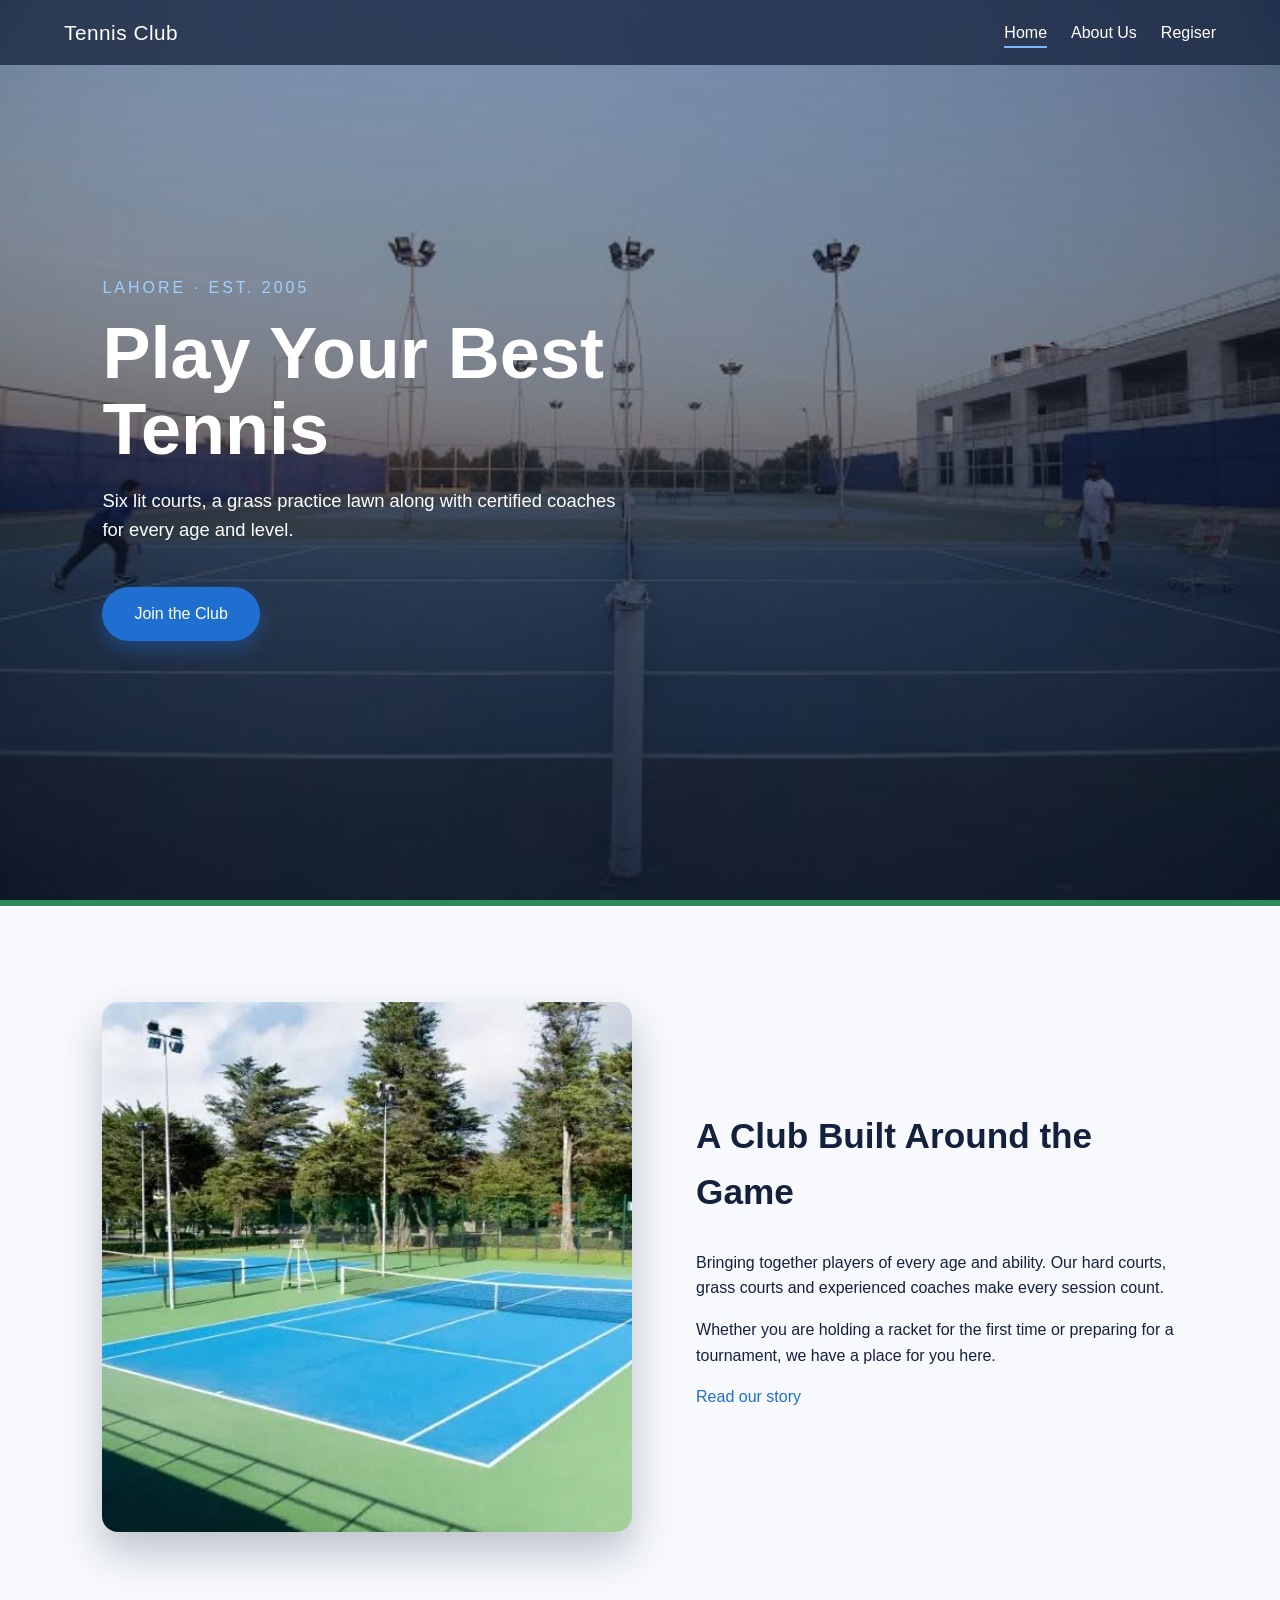
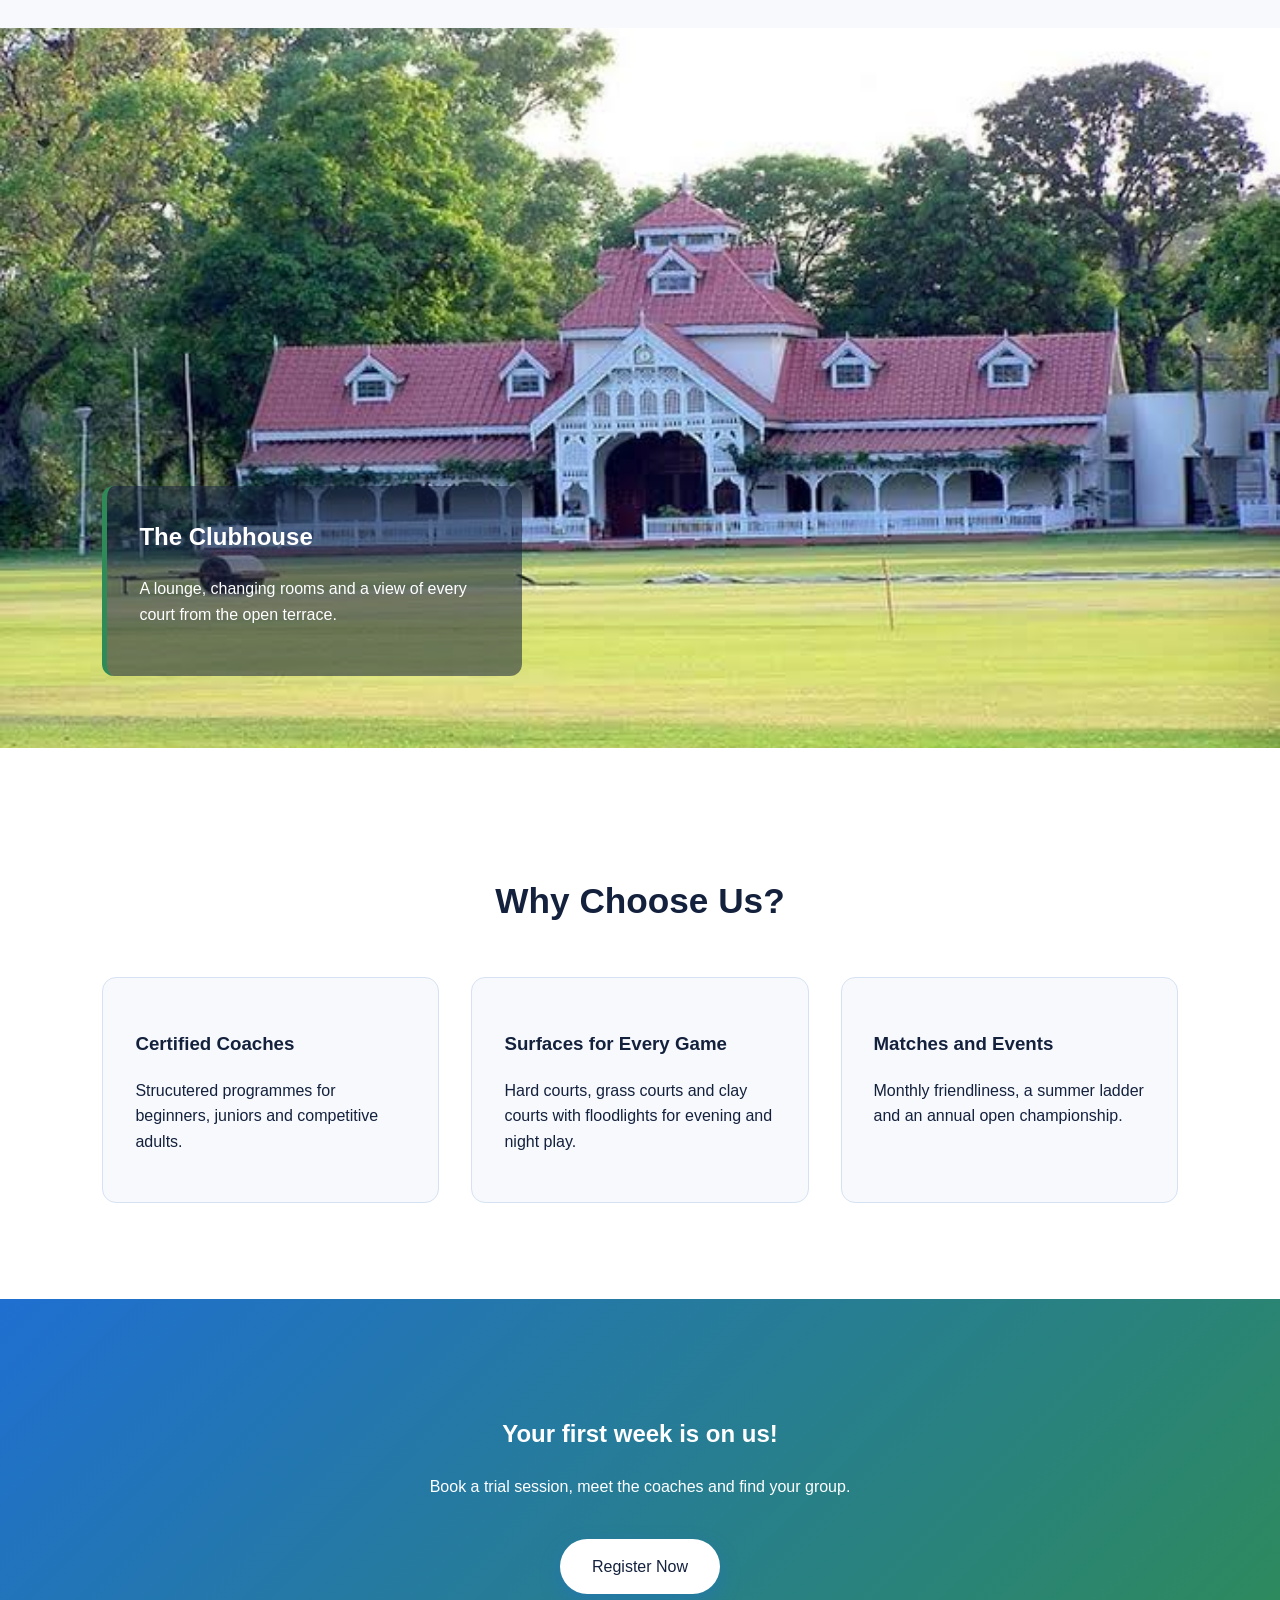
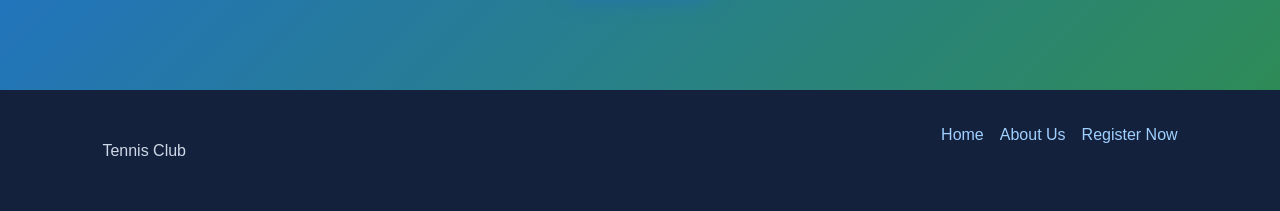
<file: index.html>
<!DOCTYPE html>
<html lang = "eng">
<head>
    <meta charset = "UFT-8">
    <meta name = "viewport" content = "width=device-width, initial-scale = 1.0">
    <title>Tennis Club | Home</title>
    <link rel = "stylesheet" href = "css/home.css">
</head>
<body>
    
    <header class = "site-header">
	<a class = "logo" href = "index.html"><span>Tennis Club</span></a>
	<nav class = "main-nav">
	    <ul>
	    <li><a href = "index.html" class = "active">Home</a></li>
	    <li><a href = "about.html">About Us</a></li>
	    <li><a href = "register.html">Regiser</a></li>
	    </ul>
	</nav>
    </header>
    
    <section class = "hero">
	<div class="hero-content">
	    <p class="eyebrow">Lahore &middot; Est. 2005</p>
	    <h1> Play Your Best Tennis</h1>
	    <p class = "hero-text"> Six lit courts, a grass practice lawn along with certified coaches for every age and level.</p>
	    <a class = "btn" href = "register.html">Join the Club</a>
	</div>
    </section>

    <main>
    	<section class = "intro reveal" id = "welcome">
    		<div class = "intro-image">
    			<img src="images/court-hard.png" alt="Blue hard court under floodlights">
    		</div>
		<div class = "intro-text">
		    <h2>A Club Built Around the Game</h2>
		    <p> Bringing together players of every age and ability. Our hard courts, grass courts and experienced coaches make every session count.</p>
		    <p> Whether you are holding a racket for the first time or preparing for a tournament, we have a place for you here.</p>
		    <p><a href = "about.html">Read our story</a>
		</div>
    	</section>

	<section class = "full-band">
	    <img src="images/clubhouse.png" alt="Club House with a lush green lawn">
	    <div class = "band-caption reveal">
		    <h2>The Clubhouse</h2>
		    <p>A lounge, changing rooms and a view of every court from the open terrace.</p>
	    </div>
	</section>

	<section class="features">
	    <h2 class="reveal">Why Choose Us?</h2>
	    <div class="feature-grid">
		    <article class = "feature-card reveal">
			    <h3>Certified Coaches</h3>
			    <p>Strucutered programmes for beginners, juniors and competitive adults.</p>
		    </article>
		    <article class = "feature-card reveal">
			    <h3>Surfaces for Every Game</h3>
			    <p>Hard courts, grass courts and clay courts with floodlights for evening and night play.</p>
		    </article>
		    <article class = "feature-card reveal">
			    <h3>Matches and Events</h3>
			    <p>Monthly friendliness, a summer ladder and an annual open championship.</p>
		    </article>
	    </div>
	</section>

	<section class = "cta reveal">
	    <h2>Your first week is on us!</h2>
	    <p>Book a trial session, meet the coaches and find your group.</p>
	    <a class = "btn" href = "register.html">Register Now</a>
	</section>
    </main>

    <footer>
	<p>Tennis Club</p>
	<nav>
	    <a href = "index.html">Home</a>
	    <a href = "about.html">About Us</a>
	    <a href = "register.html">Register Now</a>
	</nav>
    </footer>

</body>

</html>
</file>
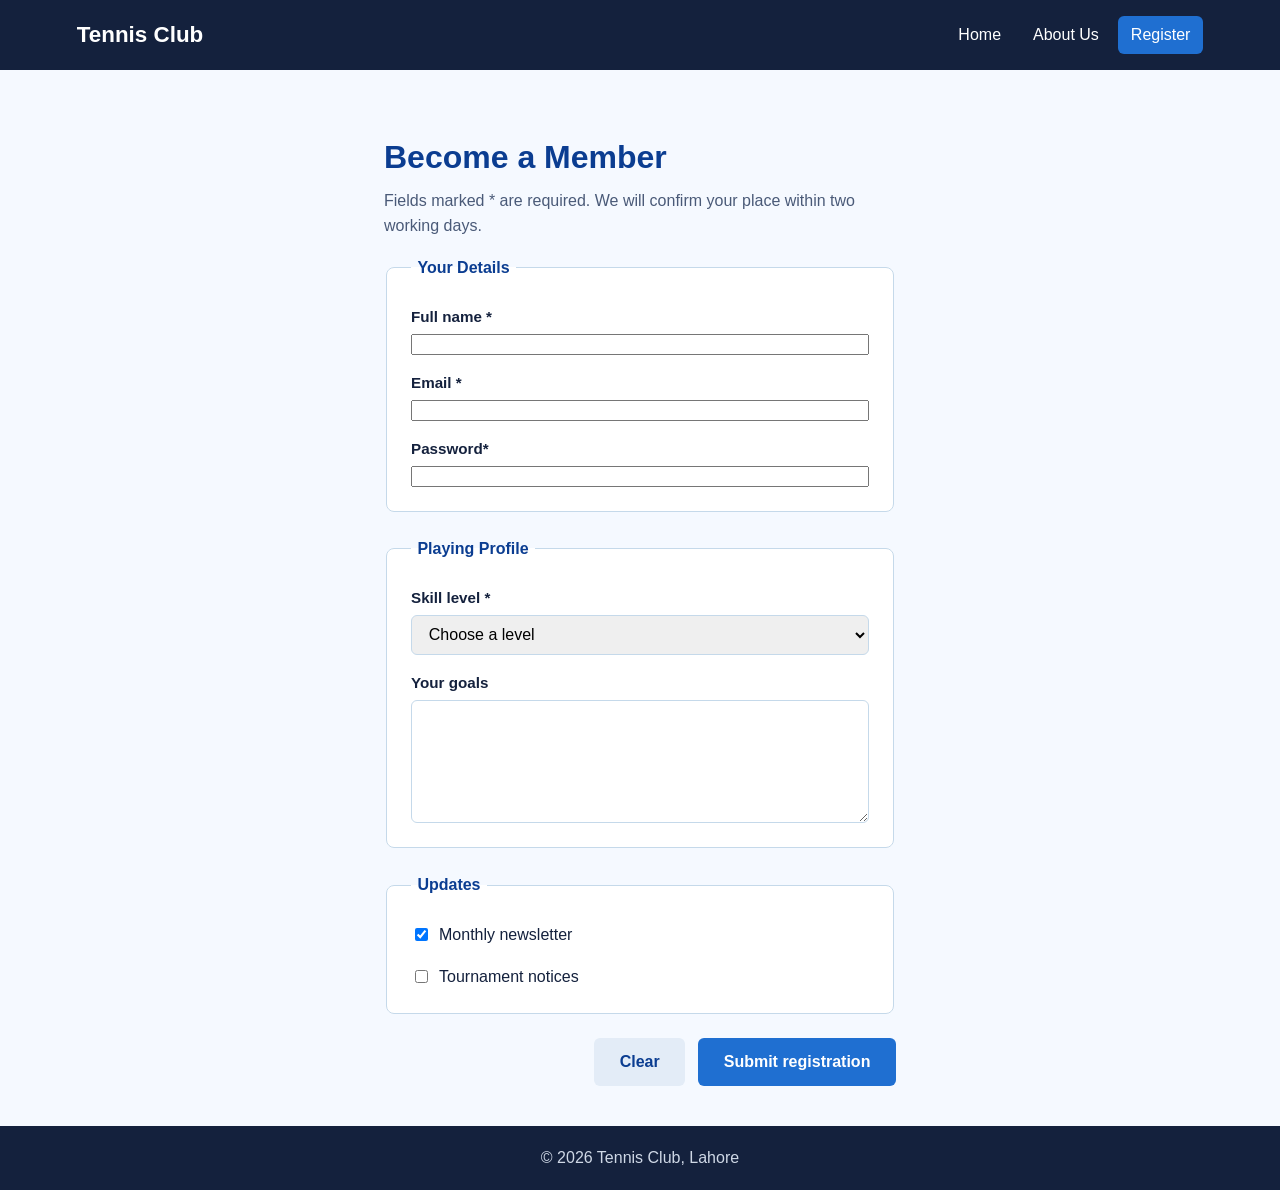
<file: register.html>
<!DOCTYPE html>
<html lang="eng">
<head>
    <meta charset = "UFT-8">
    <meta name = "viewport" content = "width=device-width, initial-scale = 1.0">
    <title>Tennis Club | Register</title>
    <link rel = "stylesheet" href = "css/register.css">
</head>
<body>

    <header class = "site-header">
	<a class = "logo" href = "index.html">Tennis Club</a>
	<nav class = "main-nav">
	    <a href = "index.html">Home</a>
	    <a href = "about.html">About Us</a>
	    <a href = "register.html" class = "active">Register</a>
	</nav>
    </header>

    <main>
	<h1>Become a Member</h1>
	<p class = "intro">Fields marked * are required. We will confirm your place within two working days.</p>
    
	<form action = "#" method = "post" class = "signup-form">

	    <fieldset>
		<legend>Your Details</legend>

		<div class = "field">
		    <label for="fullname">Full name * </label>
		    <input type = "text" id = "fullname" required minlength = "3" maxlength = "50">
		</div>
		<div class = "field">
		    <label for="email">Email *</label>
		    <input type = "email" id = "email" name = "email" required>
		</div>
		<div class = "field">
		    <label for="password">Password*</label>
		    <input type = "password" id = "password" name = "password" required minlength = "8" maxlength = "32">
		</div>
	    </fieldset>

	    <fieldset>
	    	<legend>Playing Profile</legend>

		<div class="field">
		    <label for="level">Skill level *</label>
		    <select id = "level" name = "level" required>
			<option value="">Choose a level</option>
			<option value="beginner">Beginner</option>
			<option value="intermediate">Intermediate</option>
			<option value="advanced">Advnanced</option>
			<option value="competitive">Competitive</option>
		    </select>
		</div>

		<div class="field">
		    <label for="goals">Your goals</label>
		    <textarea id = "goals" name = "goals" rows="4" maxlength="300"></textarea>
		</div>
	    </fieldset>
	    
	    <fieldset>
	    	<legend>Updates</legend>
		<label class = "choice"><input type="checkbox" name="newsletter" checked>Monthly newsletter</label>
		<label class = "choice"><input type="checkbox" name="tournaments">Tournament notices</label>
	    </fieldset>

	    <div class="actions">
		<button type="reset" class = "secondary">Clear</button>
		<button type="submit">Submit registration</button>
	    </div>

	</form>
    </main>

    <footer>
	<p>&copy; 2026 Tennis Club, Lahore</p>
    </footer>
</body>
</html>
</file>
<file: css/home.css>
:root {
    --court-blue: #1f6fd1;
    --court-green: #2e8B57;
    --ink: #14213d;
    --paper: #f7f9fc;
}

* {
    box-sizing: border-box;    
}

body {
    margin: 0;
    font-family: "Segoe UI", Roboto, Arial, sans-serif;
    color: var(--ink);
    background: var(--paper);
    line-height: 1.6;
}

img {
    display: block;
    max-width: 100%;
}

a {
    color: var(--court-blue);
    text-decoration: none;
}

.site-header {
    position: fixed;
    top: 0;
    left: 0;
    right: 0;
    z-index: 10;
    display: flex;
    justify-content: space-between;
    align-items: center;
    padding: 1rem 5%;
    background: rgba(20, 33, 61, 0.75);
    backdrop-filter: blur(6px);
    color: #fff;
}

.logo {
    color: #fff;
    font-size: 1.3rem;
    font-weight: 700;
    letter-spacing: 0.5px;
}

.logo span {
    font-weight: 300;
}

.main-nav ul {
    display: flex;
    gap: 1.5rem;
    list-style: none;
    margin: 0;
    padding: 0;
}

.main-nav a {
    color: #fff;
    padding: 0.3rem 0;
    border-bottom: 2px solid transparent;
    transition: border-color 0.3s;
}

.main-nav a:hover,
.main-nav a.active {
    border-color: #7fb8ff;
}


.hero {
    min-height: 100vh;
    display: flex;
    align-items: center;
    padding: 0 8%;
    color: #fff;
    background:
	linear-gradient(rgba(10, 20, 40, 0.35), rgba(10, 20, 40, 0.75)),
	url("../images/court-night.png") center / cover fixed;
}

.hero-content {
    max-width: 640px;
    animation: slowRise 1.4s ease-out both;
}

.eyebrow {
    text-transform: uppercase;
    letter-spacing: 3px;
    font-size = 0.85rem;
    color: #9fd0ff;
}

.hero h1 {
    font-size: clamp(2.5rem, 6vw, 4.5rem);
    line-height: 1.05;
    margin: 0.3rem 0 1rem;
}

.hero-text {
    font-size: 1.15rem;
    max-width: 52ch;
}

.btn {
    display: inline-block;
    margin-top: 1.5rem;
    padding: 0.9rem 2rem;
    border-radius: 40px;
    background: var(--court-blue);
    color: #fff;
    box-shadow: 0 8px 20px rgba(31, 111, 209, 0.4);
    transition: transform 0.2s, box-shadow 0.2s;
}

.btn:hover {
    transform: translateY(-3px);
    box-shadow: 0 12px 26px rgba(31, 111, 209, 0.55);
}


.intro {
    display: grid;
    grid-template-columns: 1.1fr 1fr;
    gap: 4rem;
    align-items: center;
    padding: 6rem 8%;
}

.intro-image img {
    width: 100%;
    border-radius: 16px;
    box-shadow: 0 20px 40px rgba(20, 33, 61, 0.25);
}

.intro-text h2 {
    font-size: 2.2rem;
    margin-top: 0;
}

#welcome {
    border-top: 6px solid var(--court-green);
}


.full-band {
    position: relative;
    height: 80vh;
    overflow: hidden;
}

.full-band img {
    width: 100%;
    height: 100%;
    object-fit: cover;
}

.band-caption {
    position: absolute;
    left: 8%;
    bottom: 10%;
    max-width: 420px;
    padding: 2rem;
    border-radius: 12px;
    border-left: 5px solid var(--court-green);
    background: rgba(20, 33, 61, 0.55);
    color: #fff;
}

.band-caption h2 {
    margin-top: 0;
}


.features {
    padding: 6rem 8%;
    background: #fff;
}

.features > h2 {
    text-align: center;
    font-size: 2.2rem;
}

.feature-grid {
    display: grid;
    grid-template-columns: repeat(auto-fit, minmax(240px, 1fr));
    gap: 2rem;
    margin-top: 3rem;
}

.feature-card {
    padding: 2rem;
    border: 1px solid #d6e2f3;
    border-radius: 14px;
    background: var(--paper);
    transition: transform 0.3s, box-shadow 0.3s;
}

.feature-card:hover {
    transform: translateY(-8px);
    box-shadow: 0 16px 30px rgba(20, 33, 61, 0.12);
}


.cta {
    padding: 6rem 8%;
    text-align: center;
    color: #fff;
    background: linear-gradient(135deg, var(--court-blue), var(--court-green));
}

.cta .btn {
    background: #fff;
    color: var(--ink);
}


footer {
    display: flex;
    justify-content: space-between;
    flex-wrap: wrap;
    gap: 1rem;
    padding: 2rem 8%;
    background: var(--ink);
    color: #cfd8e6;
}

footer nav {
    display: flex;
    flex-wrap: wrap;
    gap: 1rem;
}

footer a {
    color: #9fd0ff;
}


@supports (animation-timeline: view()) {
    .reveal {
	animation: rise linear both;
	animation-timeline: view();
	animation-range: entry 0% cover 40%;
    }
}

@keyframes rise {
    from {
	opacity: 0;
	transform: translateY(60px);
    }
    to {
	opacity: 1;
	transform: none;
    }
}

@keyframes slowRise {
    from {
	opacity: 0;
	transform: translateY(30px);
    }
    to {
	opacity: 1;
	transform: none;
    }
}

@media (prefers-reduced-motion: reduce) {
    * {
	animation: none !important;
    }
}

@media (max-width: 800px) {
    .site-header {
	flex-direction: column;
	gap: -0.5rem;
    }

    .main-nav ul {
	flex-wrap: wrap;
	justify-content: center;
	gap: 0.8rem;
    }

    .intro {
	grid-template-columns: 1fr;
	gap: 2rem;
	padding: 4rem 6%;
    }

    .hero {
	background-attachment: scroll;
    }

    .band-caption {
	left: 5%;
	right: 5%;
	bottom: 5%;
	max-width: none;
    }
}
</file>
<file: css/register.css>
:root {
    --blue: #1f6fd1;
    --blue-deep: #0b3d91;
      --navy: #14213d;
      --line: #c5d9ea;
}

* {
    box-sizing: border-box;
}

body {
    margin: 0;
    font-family: Arial, sans-serif;
    color: var(--navy);
    background: #f5f9ff;
    line-height: 1.6;
}

a {
    color: var(--blue);
}

.site-header {
    display: flex;
    justify-content: space-between;
    align-items:center;
    flex-wrap: wrap;
    gap: 0.8rem;
    padding: 1rem 6%;
    background: var(--navy);
}

.logo {
    font-size: 1.4rem;
    font-weight: bold;
    color: #fff;
    text-decoration: none;
}

.main-nav {
    display: flex;
    flex-wrap:: wrap;
    gap: 0.4rem;
}

.main-nav a {
    padding: 0.4rem 0.8rem;
    color: #fff;
    text-decoration: none;
}

.main-nav a.active {
    background: var(--blue);
    border-radius: 6px;
}


main {
    max-width: 640px;
    margin: 0 auto;
    padding: 2.5rem 5%;
}

h1 {
    margin-bottom: 0.3rem;
    color: var(--blue-deep);
}

.intro {
    margin-top: 0;
    color: #4a5a78;
}

.signup-form {
    display: grid;
    gap: 1.5rem;
}

fieldset {
    display: grid;
    gap: 1rem;
    padding: 1.5rem;
    border: 1px solid var(--line);
    border-radius: 8px;
    background: #fff;
}

legend {
    padding: 0 0.4rem;
    font-weight: bold;
    color: var(--blue-deep);
}

.field {
    display: flex;
    flex-direction: column;
    gap: 0.3rem;
}

.field label {
    font-weight: bold;
    font-size: 0.95rem;
}

.input, select, textarea {
    padding: 0.6rem 0.8rem;
    border: 1px solid var(--line);
    border-radius: 6px;
    font: inherit;
}

input:focus, select:focus, textarea:focus {
    outline: 2px solid var(--blue);
    outline-offset: 1px;
}

.choice {
    display: flex;
    align-items: center;
    gap: 0.5rem;
    cursor: pointer;
}

.actions {
    display: flex;
    justify-content: flex-end;
    gap: 0.8rem;
}

button {
    padding: 0.7rem 1.6rem;
    border: none;
    border-radius: 6px;
    font: inherit;
    font-weight: bold;
    cursor: pointer;
    background: var(--blue);
    color: #fff;
}

button:hover {
    background: var(--blue-deep);
}

button.secondary {
    background: #e3ecf7;
    color: var(--blue-deep);
}

button.secondary:hover {
    background: #d0dff0;
}

footer {
    padding: 1.2rem 6%;
    background: var(--navy);
    color: #cfd8e6;
    text-align: center;
}

footer p {
    margin: 0;
}

@media (max-width: 700px) {
    .site-header {
	justify-content: center;
	text-align: center;
    }
    .actions button {
	flex: 1 1 100%;
    }
}
</file>
